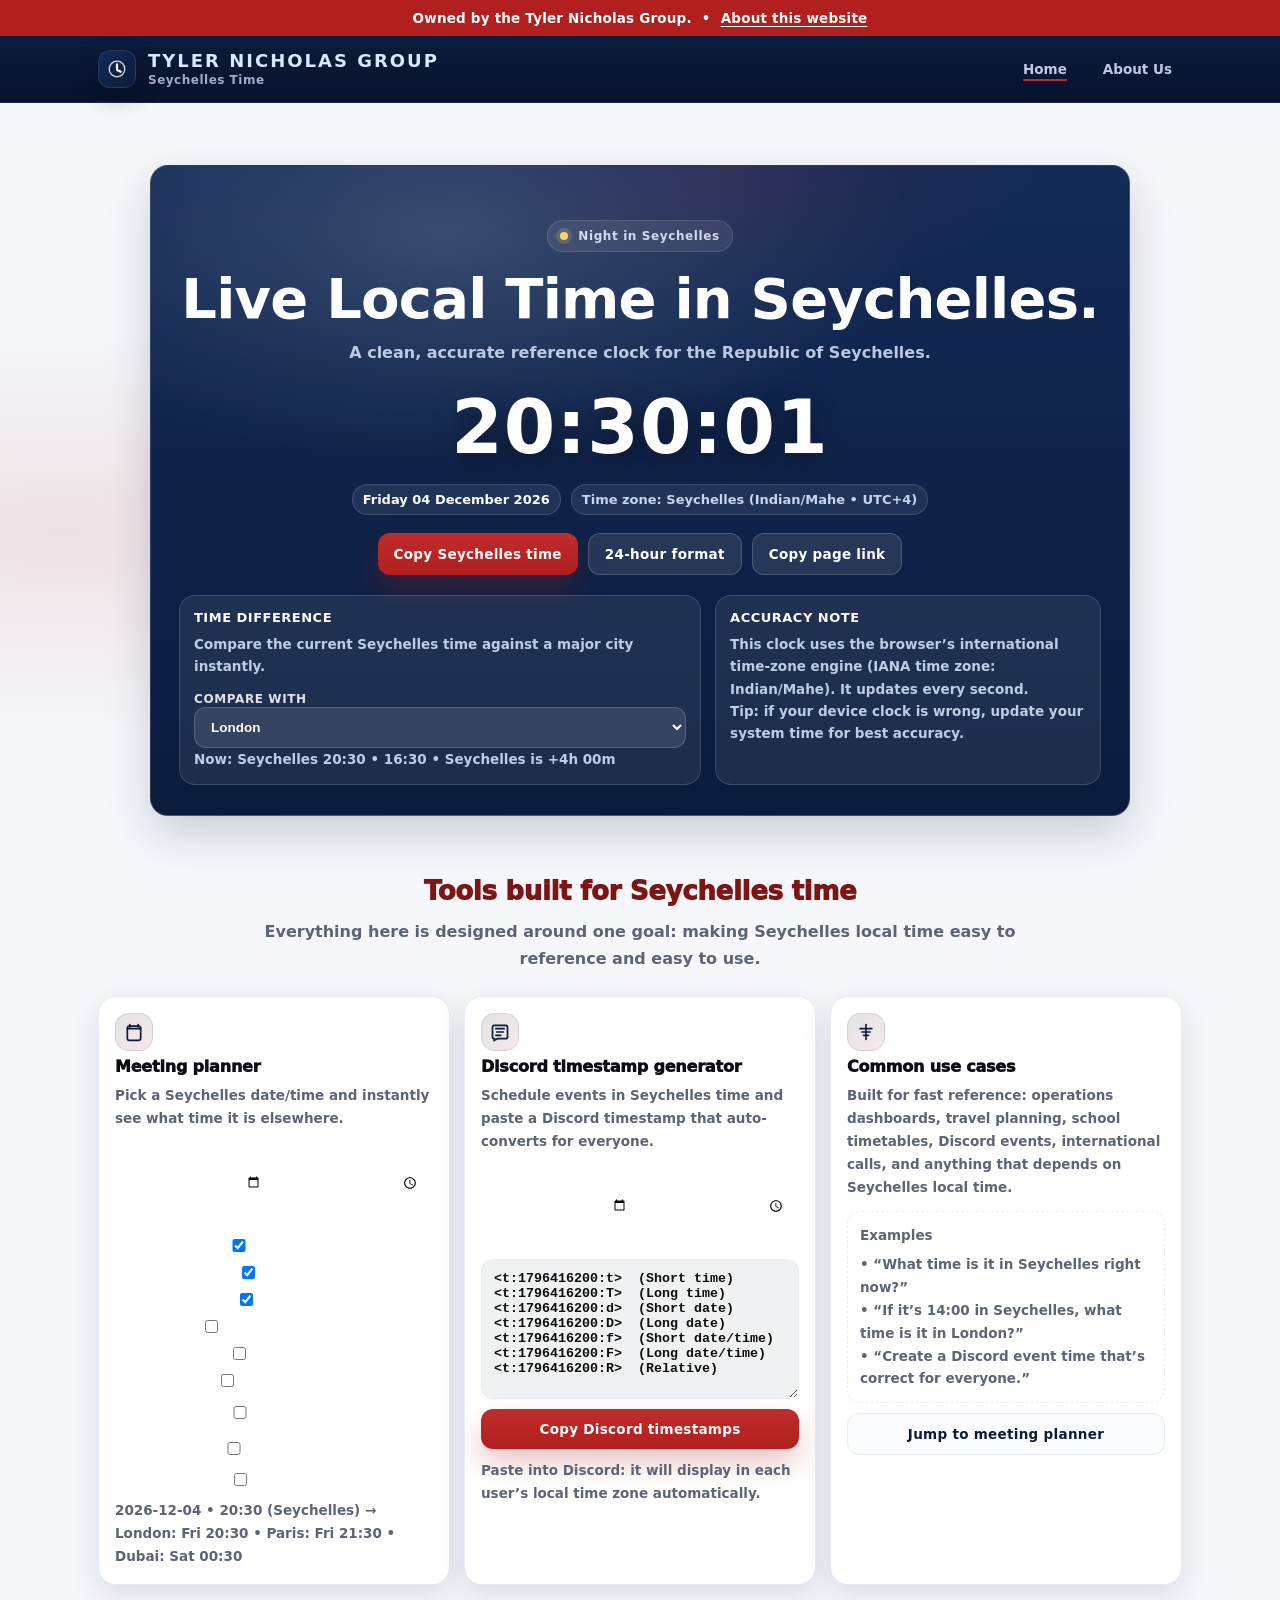
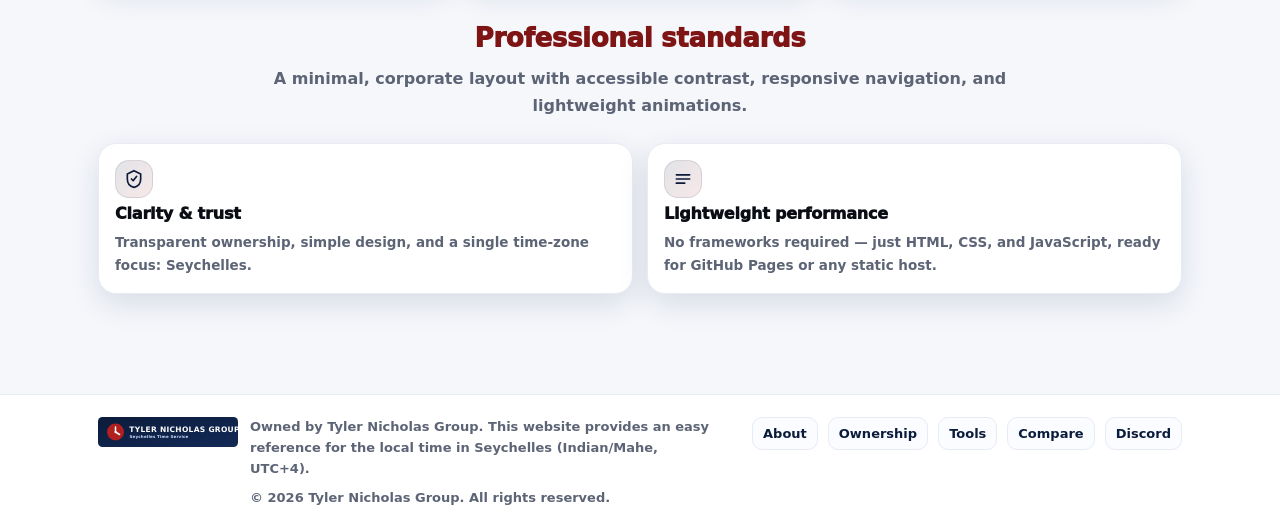
<file: index.html>
<!doctype html>
<html lang="en">
<head>
  <meta charset="utf-8" />
  <meta name="viewport" content="width=device-width, initial-scale=1" />
  <title>Seychelles Time — Tyler Nicholas Group</title>
  <meta name="description" content="Live local time in Seychelles (Indian/Mahe, UTC+4) with professional tools for comparisons, meeting planning, and Discord timestamps. Owned by Tyler Nicholas Group." />
  <link rel="icon" href="https://tylernicholasgroup.com/image/apply.png" type="image/svg+xml" />
  <link rel="preconnect" href="https://fonts.googleapis.com" />
  <link rel="preconnect" href="https://fonts.gstatic.com" crossorigin />
  <link rel="stylesheet" href="assets/css/style.css" />
</head>

<body>
  <div class="announce">
    <div class="container">
      <span>Owned by the Tyler Nicholas Group.</span>
      <span>•</span>
      <a href="about.html">About this website</a>
    </div>
  </div>

  <header>
    <div class="container">
      <div class="nav">
        <a class="brand" href="index.html" aria-label="Tyler Nicholas Group">
          <div class="brand-mark" aria-hidden="true">
            <svg viewBox="0 0 24 24" fill="none">
              <path d="M12 7v6l4 2" stroke="white" stroke-width="2.4" stroke-linecap="round" stroke-linejoin="round"/>
              <circle cx="12" cy="12" r="8.5" stroke="rgba(255,255,255,.85)" stroke-width="1.4"/>
            </svg>
          </div>
          <div>
            <div class="brand-title">Tyler Nicholas Group</div>
            <div class="brand-sub">Seychelles Time</div>
          </div>
        </a>

        <button class="burger" id="burger" type="button" aria-label="Open navigation">Menu</button>

        <nav class="navlinks" id="navlinks" aria-label="Primary">
          <a class="active" href="index.html">Home</a>
          <a href="about.html">About Us</a>
          </div>
        </nav>
      </div>
    </div>
  </header>

  <main>
    <div class="container">
      <section class="hero">
        <div class="hero-card reveal in">
          <div class="hero-kicker">
            <span class="dot" id="statusDot" aria-hidden="true"></span>
            <span id="statusText">Live time in Seychelles</span>
          </div>

          <h1 class="hero-title">Live Local Time in Seychelles.</h1>
          <p class="hero-sub">
            A clean, accurate reference clock for the Republic of Seychelles.
          </p>

          <div class="clock-wrap" aria-label="Seychelles time clock">
            <div class="clock" id="clock">--:--:--</div>
            <div class="clock-meta">
              <span class="chip"><b id="dateLine">Loading…</b></span>
              <span class="chip" id="tzLine">Time zone: Seychelles (UTC+4)</span>
            </div>
          </div>

          <div class="hero-actions">
            <button class="btn btn-primary" id="copyTime" type="button">Copy Seychelles time</button>
            <button class="btn btn-ghost" id="formatToggle" type="button" aria-pressed="false">24-hour format</button>
            <button class="btn btn-ghost" id="shareLink" type="button">Copy page link</button>
          </div>

          <div class="hero-bottom">
            <div class="panel reveal" id="compare">
              <h3>Time Difference</h3>
              <p>Compare the current Seychelles time against a major city instantly.</p>
              <div class="inline" style="margin-top: 10px;">
                <div style="flex: 1; min-width: 220px;">
                  <label for="compareCity">Compare with</label>
                  <select id="compareCity" aria-label="City selector"></select>
                </div>
              </div>
              <p class="help" id="compareOut">Now: —</p>
            </div>

            <div class="panel reveal">
              <h3>Accuracy Note</h3>
              <p>
                This clock uses the browser’s international time-zone engine (IANA time zone:
                <b>Indian/Mahe</b>). It updates every second.
              </p>
              <p class="help">
                Tip: if your device clock is wrong, update your system time for best accuracy.
              </p>
            </div>
          </div>
        </div>
      </section>

      <section class="section" id="tools">
        <h2 class="reveal">Tools built for Seychelles time</h2>
        <p class="subhead reveal">
          Everything here is designed around one goal: making Seychelles local time easy to reference and easy to use.
        </p>

        <div class="grid">
          <div class="card col-4 reveal" id="meeting">
            <div class="icon" aria-hidden="true">
              <svg viewBox="0 0 24 24" fill="none">
                <path d="M7 3v3M17 3v3" stroke="currentColor" stroke-width="2" stroke-linecap="round"/>
                <path d="M4 8h16" stroke="currentColor" stroke-width="2" stroke-linecap="round"/>
                <path d="M6.5 5h11A2.5 2.5 0 0 1 20 7.5v12A2.5 2.5 0 0 1 17.5 22h-11A2.5 2.5 0 0 1 4 19.5v-12A2.5 2.5 0 0 1 6.5 5Z" stroke="currentColor" stroke-width="2"/>
              </svg>
            </div>
            <h3>Meeting planner</h3>
            <p>Pick a Seychelles date/time and instantly see what time it is elsewhere.</p>

            <div style="margin-top: 12px; display:grid; gap:10px;">
              <div class="inline">
                <div style="flex:1; min-width: 160px;">
                  <label for="meetDate">Date (Seychelles)</label>
                  <input id="meetDate" type="date" />
                </div>
                <div style="flex:1; min-width: 140px;">
                  <label for="meetTime">Time</label>
                  <input id="meetTime" type="time" step="60" />
                </div>
              </div>

              <div class="field">
                <label>Show in</label>
                <div id="meetCities" style="display:grid; gap:8px;"></div>
              </div>

              <p class="help" id="meetOut">—</p>
            </div>
          </div>

          <div class="card col-4 reveal" id="discord">
            <div class="icon" aria-hidden="true">
              <svg viewBox="0 0 24 24" fill="none">
                <path d="M8 12h8" stroke="currentColor" stroke-width="2" stroke-linecap="round"/>
                <path d="M7 8h10" stroke="currentColor" stroke-width="2" stroke-linecap="round"/>
                <path d="M7 16h6" stroke="currentColor" stroke-width="2" stroke-linecap="round"/>
                <path d="M5 4h14a2 2 0 0 1 2 2v12a2 2 0 0 1-2 2H9l-4 2v-2H5a2 2 0 0 1-2-2V6a2 2 0 0 1 2-2Z" stroke="currentColor" stroke-width="2"/>
              </svg>
            </div>
            <h3>Discord timestamp generator</h3>
            <p>Schedule events in Seychelles time and paste a Discord timestamp that auto-converts for everyone.</p>

            <div style="margin-top: 12px; display:grid; gap:10px;">
              <div class="inline">
                <div style="flex:1; min-width: 160px;">
                  <label for="discordDate">Date (Seychelles)</label>
                  <input id="discordDate" type="date" />
                </div>
                <div style="flex:1; min-width: 140px;">
                  <label for="discordTime">Time</label>
                  <input id="discordTime" type="time" step="60" />
                </div>
              </div>

              <div class="field">
                <label for="discordOut">Output</label>
                <textarea id="discordOut" rows="7" style="resize:vertical; min-height: 140px; background: rgba(11,27,59,0.06); color: var(--ink); border: 1px solid var(--line); border-radius: 12px; padding: 11px 12px; font-weight:800; font-family: ui-monospace, SFMono-Regular, Menlo, Monaco, Consolas, 'Liberation Mono', 'Courier New', monospace;"></textarea>
              </div>

              <button class="btn btn-primary" id="discordCopy" type="button" style="justify-content:center;">Copy Discord timestamps</button>
              <p class="help">Paste into Discord: it will display in each user’s local time zone automatically.</p>
            </div>
          </div>

          <div class="card col-4 reveal" id="uses">
            <div class="icon" aria-hidden="true">
              <svg viewBox="0 0 24 24" fill="none">
                <path d="M12 3v18" stroke="currentColor" stroke-width="2" stroke-linecap="round"/>
                <path d="M5 8h14" stroke="currentColor" stroke-width="2" stroke-linecap="round"/>
                <path d="M7 12h10" stroke="currentColor" stroke-width="2" stroke-linecap="round"/>
                <path d="M9 16h6" stroke="currentColor" stroke-width="2" stroke-linecap="round"/>
              </svg>
            </div>
            <h3>Common use cases</h3>
            <p>
              Built for fast reference: operations dashboards, travel planning, school timetables, Discord events,
              international calls, and anything that depends on Seychelles local time.
            </p>
            <div style="margin-top: 12px; display:grid; gap: 10px;">
              <div style="border:1px dashed var(--line); border-radius: 14px; padding: 12px 12px;">
                <p style="margin:0; font-weight: 900;">Examples</p>
                <p style="margin: 6px 0 0;">
                  • “What time is it in Seychelles right now?”<br/>
                  • “If it’s 14:00 in Seychelles, what time is it in London?”<br/>
                  • “Create a Discord event time that’s correct for everyone.”
                </p>
              </div>
              <a href="#meeting" class="btn btn-ghost" style="justify-content:center; color: var(--navy-850); background:#fbfcff; border:1px solid var(--line);">Jump to meeting planner</a>
            </div>
          </div>
        </div>
      </section>

      <section class="section" id="standards">
        <h2 class="reveal">Professional standards</h2>
        <p class="subhead reveal">
          A minimal, corporate layout with accessible contrast, responsive navigation, and lightweight animations.
        </p>

        <div class="grid">
          <div class="card col-6 reveal">
            <div class="icon" aria-hidden="true">
              <svg viewBox="0 0 24 24" fill="none">
                <path d="M12 2l8 4v6c0 5-3 9-8 10C7 21 4 17 4 12V6l8-4Z" stroke="currentColor" stroke-width="2"/>
                <path d="M9 12l2 2 4-5" stroke="currentColor" stroke-width="2" stroke-linecap="round" stroke-linejoin="round"/>
              </svg>
            </div>
            <h3>Clarity & trust</h3>
            <p>Transparent ownership, simple design, and a single time-zone focus: Seychelles.</p>
          </div>

          <div class="card col-6 reveal">
            <div class="icon" aria-hidden="true">
              <svg viewBox="0 0 24 24" fill="none">
                <path d="M4 7h16M4 12h16M4 17h10" stroke="currentColor" stroke-width="2" stroke-linecap="round"/>
              </svg>
            </div>
            <h3>Lightweight performance</h3>
            <p>No frameworks required — just HTML, CSS, and JavaScript, ready for GitHub Pages or any static host.</p>
          </div>
        </div>
      </section>
    </div>

    <div class="toast" id="toast" role="status" aria-live="polite">
      <p class="title" id="toastTitle">Done</p>
      <p class="msg" id="toastMsg">—</p>
    </div>
  </main>

  <footer id="footer">
    <div class="container">
      <div class="footer">
        <div class="foot-left">
          <img src="assets/img/logo.svg" alt="Tyler Nicholas Group logo" />
          <div>
            <p><b>Owned by Tyler Nicholas Group.</b> This website provides an easy reference for the local time in Seychelles (Indian/Mahe, UTC+4).</p>
            <p style="margin-top:8px;">© <span id="year"></span> Tyler Nicholas Group. All rights reserved.</p>
          </div>
        </div>

        <div class="foot-links">
          <a href="about.html">About</a>
          <a href="about.html#ownership">Ownership</a>
          <a href="#tools">Tools</a>
          <a href="#compare">Compare</a>
          <a href="#discord">Discord</a>
        </div>
      </div>
    </div>
  </footer>

  <script>
    document.getElementById("year").textContent = new Date().getFullYear();
  </script>
  <script src="assets/js/main.js"></script>
</body>
</html>
</file>
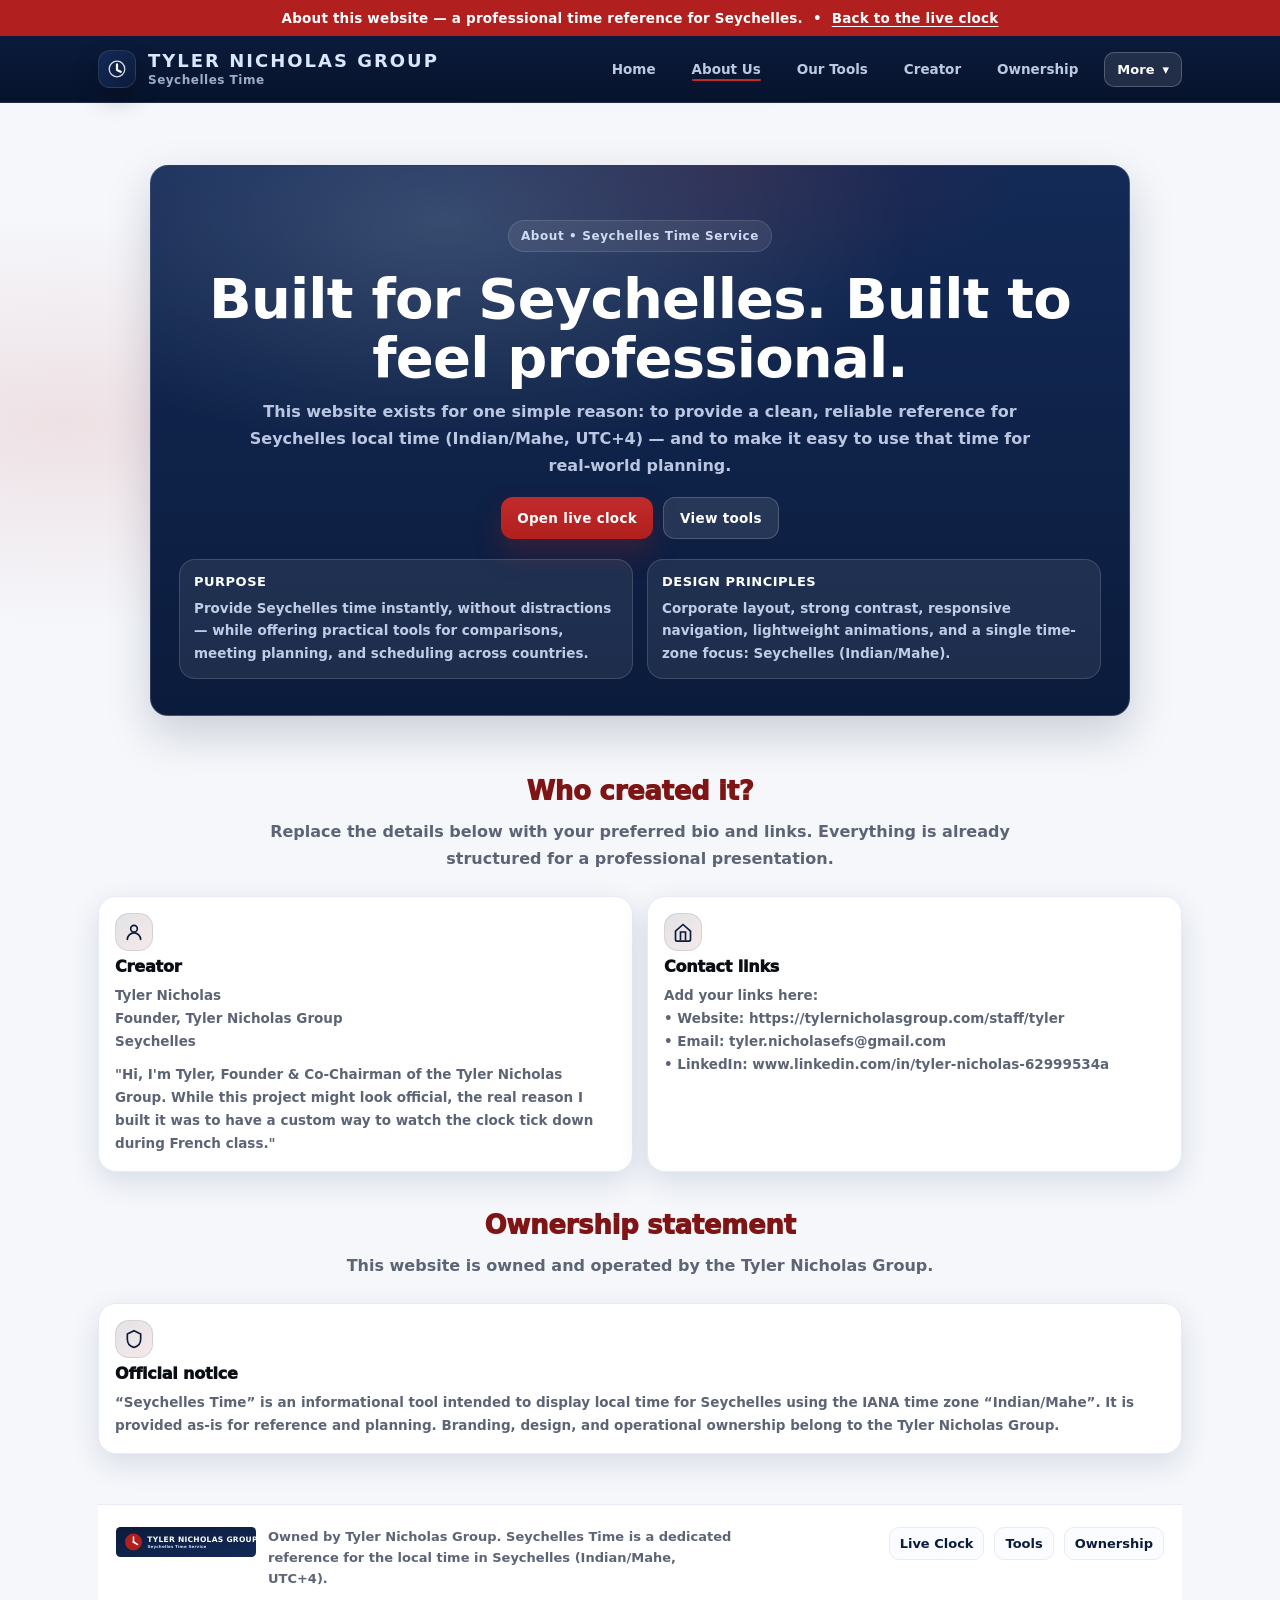
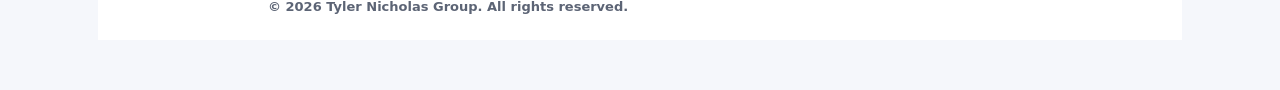
<file: about.html>
<!doctype html>
<html lang="en">
<head>
  <meta charset="utf-8" />
  <meta name="viewport" content="width=device-width, initial-scale=1" />
  <title>About — Seychelles Time (Tyler Nicholas Group)</title>
  <meta name="description" content="About the Seychelles Time website — created as a professional reference clock for Seychelles (Indian/Mahe, UTC+4). Owned by Tyler Nicholas Group." />
  <link rel="icon" href="https://tylernicholasgroup.com/image/apply.png" type="image/svg+xml" />
  <link rel="stylesheet" href="assets/css/style.css" />
</head>

<body>
  <div class="announce">
    <div class="container">
      <span>About this website — a professional time reference for Seychelles.</span>
      <span>•</span>
      <a href="index.html">Back to the live clock</a>
    </div>
  </div>

  <header>
    <div class="container">
      <div class="nav">
        <a class="brand" href="index.html" aria-label="Tyler Nicholas Group">
          <div class="brand-mark" aria-hidden="true">
            <svg viewBox="0 0 24 24" fill="none">
              <path d="M12 7v6l4 2" stroke="white" stroke-width="2.4" stroke-linecap="round" stroke-linejoin="round"/>
              <circle cx="12" cy="12" r="8.5" stroke="rgba(255,255,255,.85)" stroke-width="1.4"/>
            </svg>
          </div>
          <div>
            <div class="brand-title">Tyler Nicholas Group</div>
            <div class="brand-sub">Seychelles Time</div>
          </div>
        </a>

        <button class="burger" id="burger" type="button" aria-label="Open navigation">Menu</button>

        <nav class="navlinks" id="navlinks" aria-label="Primary">
          <a href="index.html">Home</a>
          <a class="active" href="about.html">About Us</a>
          <a href="index.html#tools">Our Tools</a>
          <a href="#creator">Creator</a>
          <a href="#ownership">Ownership</a>

          <div class="more-wrap">
            <button class="more-btn" id="moreBtn" type="button" aria-haspopup="true" aria-expanded="false">
              More
              <span aria-hidden="true">▾</span>
            </button>
            <div class="more-menu" id="moreMenu" role="menu" aria-label="More">
              <a role="menuitem" href="#purpose">Purpose</a>
              <a role="menuitem" href="#principles">Principles</a>
              <a role="menuitem" href="#roadmap">Roadmap</a>
              <a role="menuitem" href="index.html#discord">Discord tool</a>
            </div>
          </div>
        </nav>
      </div>
    </div>
  </header>

  <main>
    <div class="container">
      <section class="hero">
        <div class="hero-card reveal in" style="padding-bottom: 36px;">
          <div class="hero-kicker">About • Seychelles Time Service</div>
          <h1 class="hero-title">Built for Seychelles. Built to feel professional.</h1>
          <p class="hero-sub">
            This website exists for one simple reason: to provide a clean, reliable reference for Seychelles local time (Indian/Mahe, UTC+4) —
            and to make it easy to use that time for real-world planning.
          </p>

          <div class="hero-actions">
            <a class="btn btn-primary" href="index.html">Open live clock</a>
            <a class="btn btn-ghost" href="index.html#tools">View tools</a>
          </div>

          <div class="hero-bottom" style="grid-template-columns: 1fr 1fr;">
            <div class="panel reveal" id="purpose">
              <h3>Purpose</h3>
              <p>
                Provide Seychelles time instantly, without distractions — while offering practical tools for comparisons,
                meeting planning, and scheduling across countries.
              </p>
            </div>

            <div class="panel reveal" id="principles">
              <h3>Design principles</h3>
              <p>
                Corporate layout, strong contrast, responsive navigation, lightweight animations, and a single time-zone focus:
                Seychelles (Indian/Mahe).
              </p>
            </div>
          </div>
        </div>
      </section>

      <section class="section" id="creator">
        <h2 class="reveal">Who created it?</h2>
        <p class="subhead reveal">
          Replace the details below with your preferred bio and links. Everything is already structured for a professional presentation.
        </p>

        <div class="grid">
          <div class="card col-6 reveal">
            <div class="icon" aria-hidden="true">
              <svg viewBox="0 0 24 24" fill="none">
                <path d="M20 21a8 8 0 1 0-16 0" stroke="currentColor" stroke-width="2" stroke-linecap="round"/>
                <circle cx="12" cy="8" r="4" stroke="currentColor" stroke-width="2"/>
              </svg>
            </div>
            <h3>Creator</h3>
            <p>
              <b>Tyler Nicholas</b><br/>
              Founder, Tyler Nicholas Group<br/>
              Seychelles
            </p>
            <p style="margin-top: 10px;">
            "Hi, I'm Tyler, Founder & Co-Chairman of the Tyler Nicholas Group. While this project might look official, the real reason I built it was to have a custom way to watch the clock tick down during French class."
            </p>
          </div>

          <div class="card col-6 reveal">
            <div class="icon" aria-hidden="true">
              <svg viewBox="0 0 24 24" fill="none">
                <path d="M3 11l9-8 9 8v10a2 2 0 0 1-2 2H5a2 2 0 0 1-2-2V11Z" stroke="currentColor" stroke-width="2"/>
                <path d="M9 22V12h6v10" stroke="currentColor" stroke-width="2"/>
              </svg>
            </div>
            <h3>Contact links</h3>
            <p>
              Add your links here:
              <br/>• Website: <b>https://tylernicholasgroup.com/staff/tyler</b>
              <br/>• Email: <b>tyler.nicholasefs@gmail.com</b>
              <br/>• LinkedIn: <b>www.linkedin.com/in/tyler-nicholas-62999534a</b>
            </p>
          </div>
        </div>
      </section>

      <section class="section" id="ownership">
        <h2 class="reveal">Ownership statement</h2>
        <p class="subhead reveal">
          This website is owned and operated by the Tyler Nicholas Group.
        </p>

        <div class="grid">
          <div class="card col-12 reveal">
            <div class="icon" aria-hidden="true">
              <svg viewBox="0 0 24 24" fill="none">
                <path d="M12 2l8 4v6c0 5-3 9-8 10C7 21 4 17 4 12V6l8-4Z" stroke="currentColor" stroke-width="2"/>
              </svg>
            </div>
            <h3>Official notice</h3>
            <p>
              “Seychelles Time” is an informational tool intended to display local time for Seychelles using the IANA time zone “Indian/Mahe”.
              It is provided as-is for reference and planning. Branding, design, and operational ownership belong to the Tyler Nicholas Group.
            </p>
          </div>
        </div>
      </section>
      
  <footer>
    <div class="container">
      <div class="footer">
        <div class="foot-left">
          <img src="assets/img/logo.svg" alt="Tyler Nicholas Group logo" />
          <div>
            <p><b>Owned by Tyler Nicholas Group.</b> Seychelles Time is a dedicated reference for the local time in Seychelles (Indian/Mahe, UTC+4).</p>
            <p style="margin-top:8px;">© <span id="year"></span> Tyler Nicholas Group. All rights reserved.</p>
          </div>
        </div>

        <div class="foot-links">
          <a href="index.html">Live Clock</a>
          <a href="index.html#tools">Tools</a>
          <a href="#ownership">Ownership</a>
        </div>
      </div>
    </div>
  </footer>

  <script>
    document.getElementById("year").textContent = new Date().getFullYear();
  </script>
  <script src="assets/js/about.js"></script>
</body>
</html>
</file>
<file: assets/css/style.css>
/* Tyler Nicholas Group — Seychelles Time
   Theme inspired by the group's main site (nav + hero card + red accents).
   Pure HTML/CSS/JS — no build tools required.
*/

:root{
  --navy-900:#07132d;
  --navy-850:#0b1b3b;
  --navy-800:#0f214a;
  --navy-700:#132a57;
  --red-600:#b11f1f;
  --red-500:#c12b2b;
  --red-400:#d04343;
  --ink:#0a0d14;
  --muted:#5c6475;
  --bg:#f5f7fb;
  --card:#ffffff;
  --line:#e7ebf3;
  --shadow: 0 18px 45px rgba(10, 22, 45, 0.18);
  --shadow-soft: 0 10px 30px rgba(12, 30, 70, 0.12);
  --radius-xl: 18px;
  --radius-lg: 14px;
  --radius-md: 12px;
  --radius-sm: 10px;
  --max: 1120px;

  --font: ui-sans-serif, system-ui, -apple-system, Segoe UI, Roboto, "Helvetica Neue", Arial, "Noto Sans", "Liberation Sans", sans-serif;
}

*{box-sizing:border-box}
html{scroll-behavior:smooth}
body{
  margin:0;
  font-family:var(--font);
  color:var(--ink);
  background:
    radial-gradient(1100px 480px at 50% -10%, rgba(17, 43, 96, 0.16), transparent 60%),
    radial-gradient(850px 340px at 5% 25%, rgba(177, 31, 31, 0.10), transparent 60%),
    var(--bg);
}
a{color:inherit; text-decoration:none}
img{max-width:100%; display:block}
button{font-family:inherit}
.container{max-width:var(--max); margin:0 auto; padding:0 18px}

/* Announcement bar */
.announce{
  background: var(--red-600);
  color:#fff;
  font-weight:600;
  letter-spacing:.2px;
  font-size: 13.5px;
}
.announce .container{
  display:flex;
  align-items:center;
  justify-content:center;
  padding: 10px 18px;
  text-align:center;
  gap:10px;
}
.announce a{
  color:#fff;
  text-decoration:underline;
  text-underline-offset: 3px;
}

/* Header / Nav */
header{
  position: sticky;
  top:0;
  z-index: 50;
  background: linear-gradient(180deg, var(--navy-850), var(--navy-900));
  border-bottom: 1px solid rgba(255,255,255,0.08);
}
.nav{
  display:flex;
  align-items:center;
  justify-content:space-between;
  gap:16px;
  padding: 14px 0;
}
.brand{
  display:flex;
  align-items:center;
  gap:12px;
  min-width: 240px;
}
.brand-mark{
  width: 38px;
  height: 38px;
  border-radius: 12px;
  background: linear-gradient(135deg, var(--navy-700), var(--navy-850));
  display:grid;
  place-items:center;
  box-shadow: 0 10px 25px rgba(0,0,0,0.25);
  border: 1px solid rgba(255,255,255,0.10);
}
.brand-mark svg{width:22px; height:22px}
.brand-title{
  color:#dbe6ff;
  font-weight: 800;
  letter-spacing: 2px;
  font-size: 18px;
  text-transform: uppercase;
  line-height: 1.1;
}
.brand-sub{
  color: rgba(219,230,255,0.72);
  font-weight: 600;
  font-size: 12px;
  letter-spacing: 0.5px;
  margin-top: 3px;
}

.navlinks{
  display:flex;
  align-items:center;
  gap: 16px;
}
.navlinks a{
  color: rgba(219,230,255,0.86);
  font-weight: 700;
  font-size: 13.5px;
  padding: 10px 10px;
  position: relative;
  border-radius: 10px;
  transition: transform .15s ease, background .15s ease, color .15s ease;
}
.navlinks a:hover{
  background: rgba(255,255,255,0.06);
  color: #ffffff;
  transform: translateY(-1px);
}
.navlinks a.active::after{
  content:"";
  position:absolute;
  left:10px;
  right:10px;
  bottom: 6px;
  height:2px;
  border-radius: 999px;
  background: var(--red-500);
}

.more-wrap{position:relative}
.more-btn{
  border: 1px solid rgba(255,255,255,0.22);
  background: rgba(255,255,255,0.10);
  color:#fff;
  font-weight: 800;
  font-size: 13px;
  padding: 9px 12px;
  border-radius: 10px;
  cursor:pointer;
  display:flex;
  align-items:center;
  gap:8px;
  transition: background .15s ease, transform .15s ease;
}
.more-btn:hover{background: rgba(255,255,255,0.14); transform: translateY(-1px)}
.more-menu{
  position:absolute;
  right:0;
  top: 44px;
  width: 240px;
  background: #0b1b3b;
  border: 1px solid rgba(255,255,255,0.12);
  border-radius: 14px;
  box-shadow: 0 18px 45px rgba(0,0,0,0.30);
  overflow:hidden;
  display:none;
}
.more-menu a{
  display:flex;
  gap:10px;
  align-items:center;
  padding: 12px 14px;
  color: rgba(219,230,255,0.90);
  font-weight: 700;
  font-size: 13px;
  border-bottom: 1px solid rgba(255,255,255,0.08);
}
.more-menu a:last-child{border-bottom:none}
.more-menu a:hover{background: rgba(255,255,255,0.06); color:#fff}
.more-menu.show{display:block}

.burger{
  display:none;
  border: 1px solid rgba(255,255,255,0.18);
  background: rgba(255,255,255,0.10);
  color:#fff;
  font-weight: 800;
  padding: 9px 12px;
  border-radius: 10px;
  cursor:pointer;
}

/* Hero */
main{padding: 30px 0 50px}
.hero{
  margin-top: 10px;
  padding: 22px;
  display:grid;
  place-items:center;
}
.hero-card{
  width: min(980px, 100%);
  background: radial-gradient(850px 420px at 30% 10%, rgba(255,255,255,0.16), transparent 55%),
              linear-gradient(180deg, var(--navy-700), var(--navy-850));
  border-radius: var(--radius-xl);
  box-shadow: var(--shadow);
  border: 1px solid rgba(255,255,255,0.14);
  padding: 54px 28px 30px;
  text-align:center;
  position: relative;
  overflow:hidden;
}
.hero-card::before{
  content:"";
  position:absolute;
  inset:-2px;
  background: radial-gradient(500px 220px at 60% 0%, rgba(177,31,31,0.35), transparent 60%);
  pointer-events:none;
  opacity: .35;
}
.hero-kicker{
  display:inline-flex;
  align-items:center;
  gap: 10px;
  padding: 8px 12px;
  border-radius: 999px;
  background: rgba(255,255,255,0.08);
  border: 1px solid rgba(255,255,255,0.12);
  color: rgba(219,230,255,0.92);
  font-weight: 800;
  letter-spacing: .6px;
  font-size: 12px;
  position: relative;
  z-index: 1;
}
.hero-title{
  position: relative;
  z-index: 1;
  margin: 18px 0 10px;
  color:#fff;
  font-weight: 900;
  letter-spacing: -0.8px;
  font-size: clamp(34px, 5vw, 56px);
  line-height: 1.05;
}
.hero-sub{
  position: relative;
  z-index: 1;
  margin: 0 auto 18px;
  color: rgba(219,230,255,0.84);
  font-weight: 600;
  max-width: 820px;
  font-size: 16px;
  line-height: 1.7;
}

/* Clock */
.clock-wrap{
  position: relative;
  z-index: 1;
  margin: 18px auto 18px;
  display:grid;
  gap: 14px;
  align-items:center;
  justify-items:center;
}
.clock{
  font-variant-numeric: tabular-nums;
  letter-spacing: 1.2px;
  font-weight: 900;
  font-size: clamp(42px, 6vw, 74px);
  color: #ffffff;
  text-shadow: 0 10px 26px rgba(0,0,0,0.40);
}
.clock-meta{
  display:flex;
  flex-wrap: wrap;
  justify-content:center;
  gap: 10px;
  color: rgba(219,230,255,0.90);
  font-weight: 700;
  font-size: 13px;
}
.chip{
  display:inline-flex;
  align-items:center;
  gap:8px;
  padding: 7px 10px;
  border-radius: 999px;
  border: 1px solid rgba(255,255,255,0.14);
  background: rgba(255,255,255,0.08);
}
.chip b{color:#fff}
.dot{
  width: 8px; height: 8px; border-radius: 50%;
  background: #51d66b;
  box-shadow: 0 0 0 4px rgba(81,214,107,0.18);
}
.dot.night{background:#ffd36a; box-shadow:0 0 0 4px rgba(255,211,106,0.18)}
.dot.offline{background:#ff6b6b; box-shadow:0 0 0 4px rgba(255,107,107,0.18)}

/* Hero actions */
.hero-actions{
  position: relative;
  z-index: 1;
  display:flex;
  justify-content:center;
  flex-wrap: wrap;
  gap: 10px;
  margin-top: 12px;
}
.btn{
  border:none;
  cursor:pointer;
  border-radius: 12px;
  padding: 12px 16px;
  font-weight: 900;
  letter-spacing: .3px;
  font-size: 13.5px;
  display:inline-flex;
  align-items:center;
  gap: 10px;
  transition: transform .15s ease, box-shadow .15s ease, background .15s ease;
  user-select:none;
}
.btn-primary{
  background: linear-gradient(180deg, var(--red-500), var(--red-600));
  color:#fff;
  box-shadow: 0 14px 28px rgba(177,31,31,0.25);
}
.btn-primary:hover{transform: translateY(-1px); box-shadow: 0 18px 40px rgba(177,31,31,0.28)}
.btn-ghost{
  background: rgba(255,255,255,0.10);
  border: 1px solid rgba(255,255,255,0.18);
  color:#fff;
}
.btn-ghost:hover{transform: translateY(-1px); background: rgba(255,255,255,0.14)}

.hero-bottom{
  position: relative;
  z-index: 1;
  margin-top: 20px;
  display:grid;
  grid-template-columns: 1.15fr .85fr;
  gap: 14px;
}
.panel{
  background: rgba(255,255,255,0.08);
  border: 1px solid rgba(255,255,255,0.14);
  border-radius: 16px;
  padding: 14px 14px;
  color: rgba(219,230,255,0.90);
  text-align:left;
}
.panel h3{
  margin: 0 0 8px;
  color:#fff;
  font-size: 13px;
  font-weight: 900;
  letter-spacing: .5px;
  text-transform: uppercase;
}
.panel p{
  margin: 0;
  color: rgba(219,230,255,0.86);
  font-weight: 650;
  font-size: 13.5px;
  line-height: 1.65;
}
.inline{
  display:flex;
  flex-wrap: wrap;
  gap: 10px;
  align-items:center;
}
.field{
  display:flex;
  flex-direction: column;
  gap: 7px;
  width: 100%;
}
label{
  font-size: 12px;
  font-weight: 900;
  letter-spacing: .6px;
  color: rgba(255,255,255,0.86);
  text-transform: uppercase;
}
input, select{
  width: 100%;
  background: rgba(255,255,255,0.10);
  border: 1px solid rgba(255,255,255,0.18);
  color:#fff;
  padding: 11px 12px;
  border-radius: 12px;
  outline:none;
  font-weight: 750;
  font-size: 13.5px;
}
select option{color: #0a0d14} /* important for readability on white option backgrounds */
input::placeholder{color: rgba(255,255,255,0.72)}
.help{
  margin-top: 10px;
  font-size: 12.5px;
  color: rgba(219,230,255,0.78);
  font-weight: 650;
}

/* Sections */
.section{
  margin-top: 38px;
}
.section h2{
  text-align:center;
  margin: 0 0 12px;
  font-size: 26px;
  font-weight: 950;
  letter-spacing: -0.3px;
  color: #7e1414;
}
.section .subhead{
  text-align:center;
  margin: 0 auto 24px;
  max-width: 820px;
  color: var(--muted);
  font-weight: 650;
  line-height: 1.7;
}

.grid{
  display:grid;
  grid-template-columns: repeat(12, 1fr);
  gap: 14px;
}
.card{
  background: var(--card);
  border: 1px solid var(--line);
  border-radius: var(--radius-xl);
  box-shadow: var(--shadow-soft);
  padding: 16px 16px;
  position: relative;
  overflow:hidden;
  transition: transform .15s ease, box-shadow .15s ease;
}
.card:hover{transform: translateY(-2px); box-shadow: 0 20px 44px rgba(12,30,70,0.16)}
.card h3{
  margin: 6px 0 8px;
  font-size: 16px;
  font-weight: 950;
  letter-spacing: -0.2px;
}
.card p{
  margin: 0;
  color: var(--muted);
  font-weight: 650;
  line-height: 1.7;
  font-size: 13.5px;
}
.icon{
  width: 38px; height: 38px;
  border-radius: 14px;
  background: linear-gradient(135deg, rgba(11,27,59,0.12), rgba(177,31,31,0.10));
  display:grid;
  place-items:center;
  border: 1px solid rgba(11,27,59,0.10);
}
.icon svg{width: 20px; height: 20px; color: var(--navy-850)}
.col-4{grid-column: span 4}
.col-6{grid-column: span 6}
.col-12{grid-column: span 12}

/* Footer */
footer{
  margin-top: 50px;
  background: #fff;
  border-top: 1px solid var(--line);
}
.footer{
  padding: 22px 0;
  display:flex;
  gap: 16px;
  justify-content:space-between;
  align-items:flex-start;
  flex-wrap: wrap;
}
.foot-left{
  display:flex;
  gap: 12px;
  align-items:flex-start;
  max-width: 620px;
}
.foot-left img{width: 140px; height:auto}
.foot-left p{
  margin: 0;
  color: var(--muted);
  font-weight: 650;
  line-height: 1.6;
  font-size: 13px;
}
.foot-links{
  display:flex;
  gap: 10px;
  flex-wrap: wrap;
  justify-content:flex-end;
}
.foot-links a{
  font-weight: 800;
  color: var(--navy-850);
  font-size: 13px;
  padding: 8px 10px;
  border-radius: 10px;
  border: 1px solid var(--line);
  background: #fbfcff;
}
.foot-links a:hover{background: #f3f7ff}

/* Toast */
.toast{
  position: fixed;
  right: 18px;
  bottom: 18px;
  background: #0b1b3b;
  color: #fff;
  border: 1px solid rgba(255,255,255,0.12);
  border-radius: 14px;
  padding: 12px 14px;
  box-shadow: 0 18px 45px rgba(0,0,0,0.26);
  display:none;
  max-width: min(420px, calc(100vw - 36px));
  z-index: 90;
}
.toast.show{display:block; animation: pop .18s ease}
@keyframes pop{from{transform: translateY(10px); opacity:0} to{transform: translateY(0); opacity:1}}
.toast .title{font-weight: 950; margin:0 0 4px}
.toast .msg{margin:0; color: rgba(219,230,255,0.88); font-weight:650; line-height:1.5; font-size: 13px}

/* Reveal animation */
.reveal{opacity:0; transform: translateY(14px); transition: opacity .6s ease, transform .6s ease}
.reveal.in{opacity:1; transform: translateY(0)}

/* Mobile */
@media (max-width: 980px){
  .hero-bottom{grid-template-columns: 1fr}
}
@media (max-width: 860px){
  .burger{display:inline-flex}
  .navlinks{
    position: absolute;
    left: 0;
    right: 0;
    top: 66px;
    background: linear-gradient(180deg, var(--navy-850), var(--navy-900));
    border-bottom: 1px solid rgba(255,255,255,0.08);
    padding: 12px 12px;
    display:none;
    flex-direction: column;
    align-items: stretch;
    gap: 6px;
  }
  .navlinks.show{display:flex}
  .navlinks a{padding: 12px 12px}
  .more-wrap{width: 100%}
  .more-btn{width: 100%; justify-content:space-between}
  .more-menu{position: static; width: 100%; margin-top: 8px}
  .col-4{grid-column: span 12}
  .col-6{grid-column: span 12}
}
</file>
